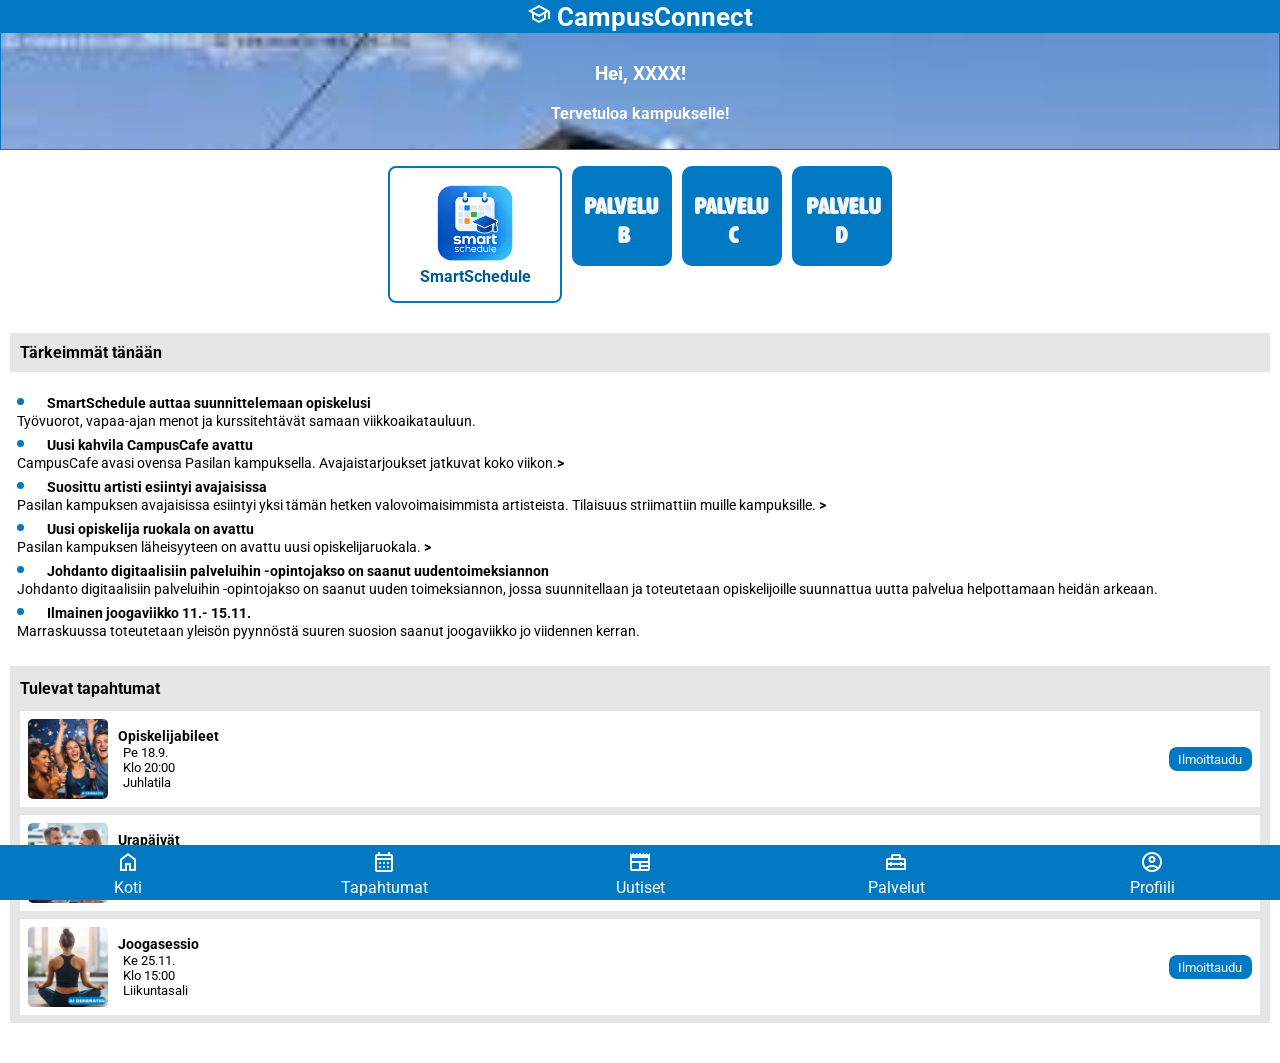
<file: index.html>
<!DOCTYPE html>
<html lang="fi">
<head>

<title>CampusConnect</title>

<meta charset="UTF-8">
<meta name="viewport" content="width=device-width, initial-scale=1.0">
<meta name="author" content="Elina">

<link rel="manifest" href="manifest.json">

<meta name="theme-color" content="#0079C2">

<link href="style.css"  rel="stylesheet" type="text/css">


<link
  rel="stylesheet"
  href="https://fonts.googleapis.com/css2?family=Material+Symbols+Outlined"
>



<link href="https://fonts.googleapis.com/css2?family=Roboto:wght@400;700&display=swap" rel="stylesheet">
</head>
<body>

<header>    
  <h1><span class="material-symbols-outlined">school</span> CampusConnect</h1>
  <!-- ylätunnisteessa taustakuva ja tervetuloteksti -->
  <div class="welcome">
    <p class="hello">Hei, XXXX!</p>
    <p>Tervetuloa kampukselle!</p>
  </div>
</header>

<main>
  
  <!-- Pikapalvelut -->
  <!-- Liitä näihin kuvakkeet ja linkit. -->
  <section id="quick-services">
    <a href="palvelut/smartschedule/index.html" class="service-btn smartschedule-link"><img src="kuvat/smartschedule-logo.png" alt="" width="1254" height="1254"><br>SmartSchedule</a>
    <a href="#" class="service-btn"><img src="palvelut/kuvat_palvelut/palvelu_B.png" alt="palveluB"></a>
    <a href="#" class="service-btn"><img src="palvelut/kuvat_palvelut/palvelu_C.png" alt="palveluC"></a>
    <a href="#" class="service-btn"><img src="palvelut/kuvat_palvelut/palvelu_D.png" alt="palvelu_D"></a>    
  </section>

  <!-- Dashboard: uutiset ja tapahtumat -->
  <section id="dashboard">
    <div id="news">
      <h2>Tärkeimmät tänään</h2>
      <ul>
        <li class="start"><a href="uutiset/smartschedule.html"><span>SmartSchedule auttaa suunnittelemaan opiskelusi</span><br>Työvuorot, vapaa-ajan menot ja kurssitehtävät samaan viikkoaikatauluun.</a></li>
        <!-- start-luokalla nostetaan uutiset etusivulle mobiilissa -->
        <li class="start"><a href="uutiset/uutinen_campuscafe.html"><span>Uusi kahvila CampusCafe avattu</span><br>CampusCafe avasi ovensa Pasilan kampuksella. Avajaistarjoukset jatkuvat koko viikon.<span>&gt;</span></a></li>
        <li class="start"><a><span>Suosittu artisti esiintyi avajaisissa</span><br>
        Pasilan kampuksen avajaisissa esiintyi yksi tämän hetken valovoimaisimmista artisteista. Tilaisuus striimattiin muille kampuksille. <span>&gt;</span></a></li>
        <li><a href=""><span>Uusi opiskelija ruokala on avattu</span> <br>
        Pasilan kampuksen läheisyyteen on avattu uusi opiskelijaruokala. <span>&gt;</span></a>
        </li>
        <li><span>Johdanto digitaalisiin palveluihin -opintojakso on saanut uudentoimeksiannon</span><br>Johdanto digitaalisiin palveluihin -opintojakso on saanut uuden toimeksiannon, jossa suunnitellaan ja toteutetaan opiskelijoille suunnattua uutta palvelua helpottamaan heidän arkeaan.</li>
        <li><span>Ilmainen joogaviikko 11.- 15.11. </span><br>Marraskuussa toteutetaan yleisön pyynnöstä suuren suosion saanut joogaviikko jo viidennen kerran.</li>
      </ul>
    </div>

    <div id="events">
      <h2>Tulevat tapahtumat</h2>

      <!-- tapahtumakortit: kuva, otsikko, luettelossa tiedot, linkki ilmoittautumislomakkeeseen -->
      <div class="events-item">
        <img src="kuvat/juhlat_AI.png" alt="AI:illa tuotettu kuva juhlista">
        <div>
        <h3>Opiskelijabileet</h3>
          <ul><li>Pe 18.9.</li>
              <li>Klo 20:00</li>
              <li>Juhlatila</li>
              </ul>
       </div>
       <!-- lomakkeet eivät ole vielä käytössä, joten niihin ei ole linkkejä -->
        <a class="btn-event">Ilmoittaudu</a>
      </div>

      <div class="events-item">
      <img src="kuvat/ura_AI.png" alt="AI:illa tuotettu kuva kahden ihmisen tapaamisesta">
        <div>
        <h3>Urapäivät</h3>
          <ul><li>Ti 13.10</li>
              <li>Klo 10:00</li>
              <li> Tapahtumatori</li>
              </ul>
       </div>        
        <a class="btn-event">Ilmoittaudu</a>
      </div>

      <div class="events-item">  
        <img src="kuvat/jooga_AI.png" alt="AI:illa tuotettu kuva joogaavasta naisesta">
        <div>
        <h3>Joogasessio</h3>
          <ul><li>Ke 25.11.</li>
              <li>Klo 15:00</li>
              <li>Liikuntasali</li>
              </ul>
       </div>        
        <a class="btn-event">Ilmoittaudu</a>
      </div>
    
  </div>
  </section>

</main>
<footer>
  <!-- linkit portaalin eri osiin -->
 
   	 <a href="index.html">   <span class="material-symbols-outlined">home</span><br> Koti</a>    
    <a href=""><span class="material-symbols-outlined">calendar_month</span> <br>
  Tapahtumat</a>   
  <a href="uutiset.html"> <span class="material-symbols-outlined">newspaper</span><br>
  Uutiset</a>   
   <a href="palvelut.html"><span class="material-symbols-outlined">home_repair_service</span> <br>    Palvelut</a>    
    <a href=""><span class="material-symbols-outlined">account_circle</span><br>  Profiili</a>
    
</footer>

</body>
</html>
</file>
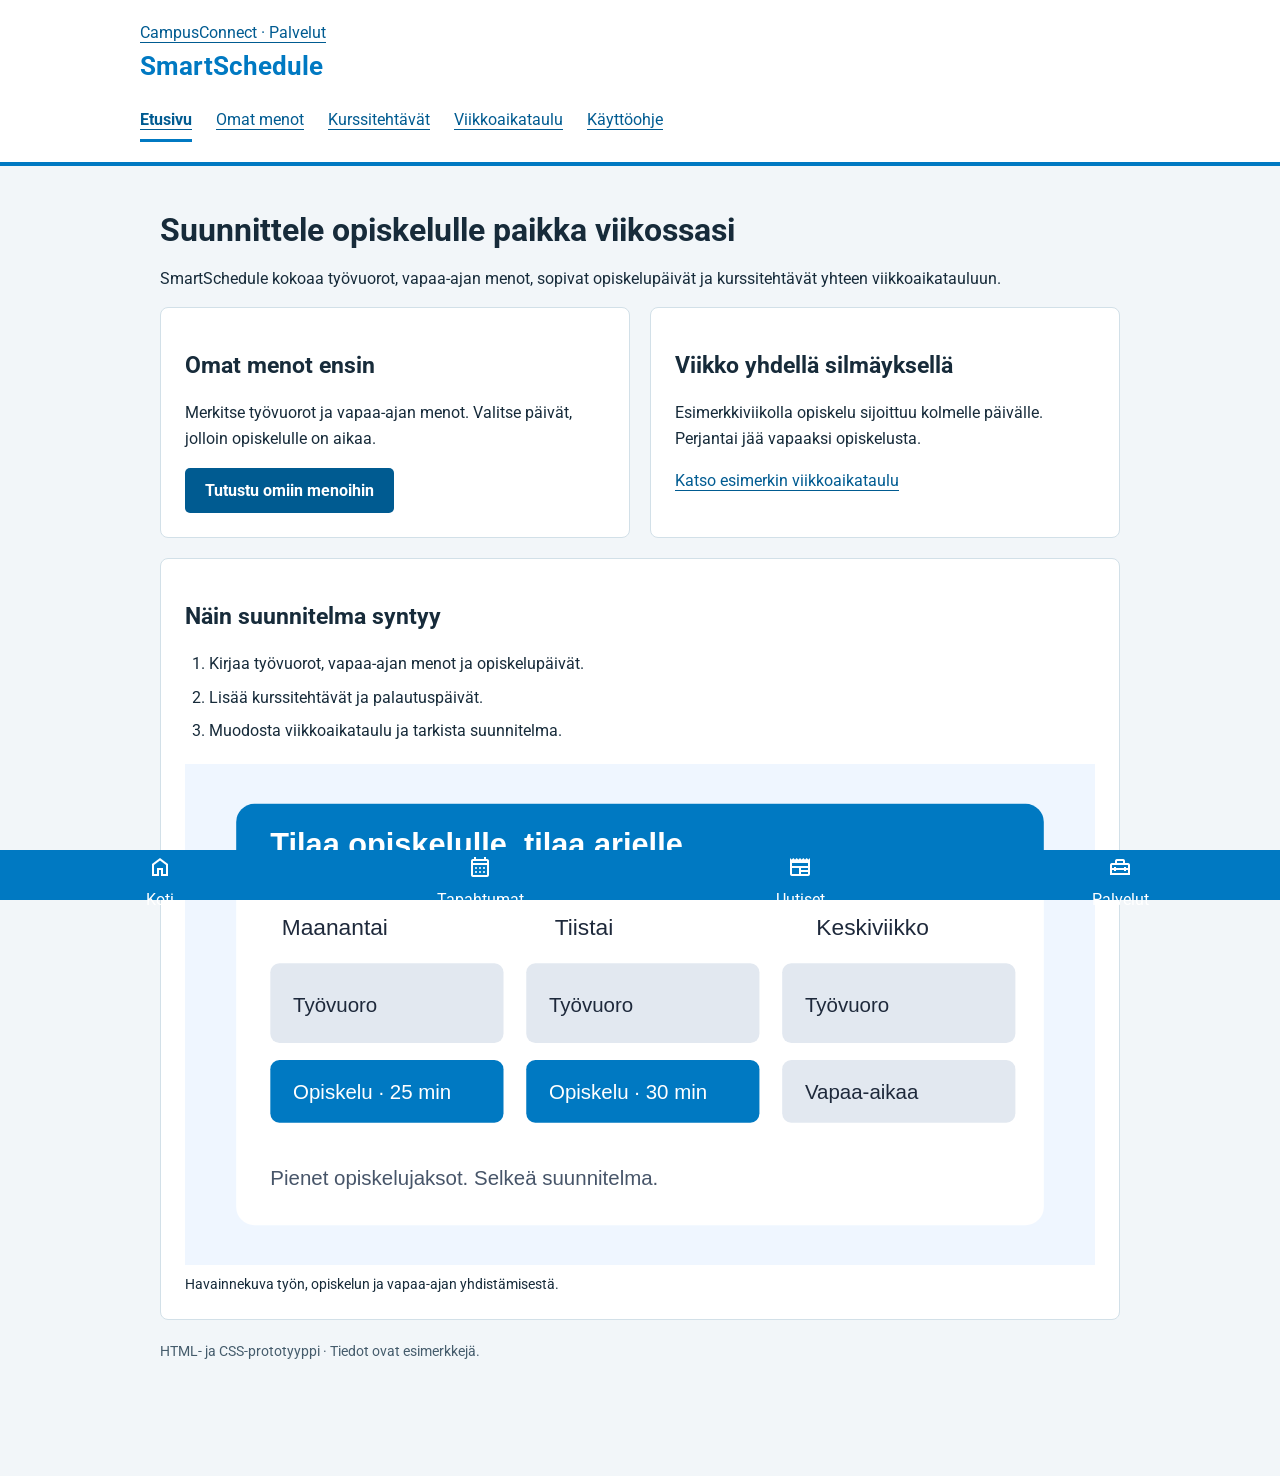
<file: palvelut/smartschedule/index.html>
<!DOCTYPE html>
<html lang="fi">
<head>
<meta charset="UTF-8">
<meta name="viewport" content="width=device-width, initial-scale=1.0">
<meta name="description" content="SmartSchedule: Etusivu. Työn, opiskelun ja vapaa-ajan viikkosuunnittelu.">
<title>Etusivu | SmartSchedule</title>
<link href="https://fonts.googleapis.com/css2?family=Roboto:wght@400;700&display=swap" rel="stylesheet">
<link rel="stylesheet" href="../../style.css">
<link rel="stylesheet" href="style.css">
<link rel="stylesheet" href="https://fonts.googleapis.com/css2?family=Material+Symbols+Outlined">
<link rel="icon" type="image/svg+xml" href="data:image/svg+xml,%3Csvg xmlns='http://www.w3.org/2000/svg' viewBox='0 0 32 32'%3E%3Crect width='32' height='32' rx='5' fill='%230079C2'/%3E%3Cpath d='M8 10h16v15H8z' fill='white'/%3E%3Cpath d='M11 7v6m10-6v6' stroke='white' stroke-width='3'/%3E%3C/svg%3E">
</head>
<body class="smartschedule">
<a class="skip" href="#sisalto">Siirry pääsisältöön</a>
<header><div><a class="campus-back" href="../../palvelut.html">CampusConnect · Palvelut</a><br><strong>SmartSchedule</strong></div><nav aria-label="Päävalikko"><a href="index.html" aria-current="page">Etusivu</a><a href="menot.html">Omat menot</a><a href="tehtavat.html">Kurssitehtävät</a><a href="viikko.html">Viikkoaikataulu</a><a href="ohje.html">Käyttöohje</a></nav></header>
<main id="sisalto"><h1>Suunnittele opiskelulle paikka viikossasi</h1>
<p>SmartSchedule kokoaa työvuorot, vapaa-ajan menot, sopivat opiskelupäivät ja kurssitehtävät yhteen viikkoaikatauluun.</p>
<div class="grid"><section><h2>Omat menot ensin</h2><p>Merkitse työvuorot ja vapaa-ajan menot. Valitse päivät, jolloin opiskelulle on aikaa.</p><a class="button" href="menot.html">Tutustu omiin menoihin</a></section>
<section><h2>Viikko yhdellä silmäyksellä</h2><p>Esimerkkiviikolla opiskelu sijoittuu kolmelle päivälle. Perjantai jää vapaaksi opiskelusta.</p><a href="viikko.html">Katso esimerkin viikkoaikataulu</a></section></div>
<section><h2>Näin suunnitelma syntyy</h2><ol><li>Kirjaa työvuorot, vapaa-ajan menot ja opiskelupäivät.</li><li>Lisää kurssitehtävät ja palautuspäivät.</li><li>Muodosta viikkoaikataulu ja tarkista suunnitelma.</li></ol>
<figure><img src="kalenteri.svg" width="800" height="440" alt="Kolmen päivän kalenteriesimerkki: työvuorojen rinnalle on varattu opiskelua ja vapaa-aikaa."><figcaption>Havainnekuva työn, opiskelun ja vapaa-ajan yhdistämisestä.</figcaption></figure></section><p class="note">HTML- ja CSS-prototyyppi · Tiedot ovat esimerkkejä.</p></main>
<footer><a href="../../index.html"><span class="material-symbols-outlined" aria-hidden="true">home</span><br>Koti</a><a href="../../index.html#events"><span class="material-symbols-outlined" aria-hidden="true">calendar_month</span><br>Tapahtumat</a><a href="../../uutiset.html"><span class="material-symbols-outlined" aria-hidden="true">newspaper</span><br>Uutiset</a><a href="../../palvelut.html"><span class="material-symbols-outlined" aria-hidden="true">home_repair_service</span><br>Palvelut</a></footer>
</body>
</html>
</file>
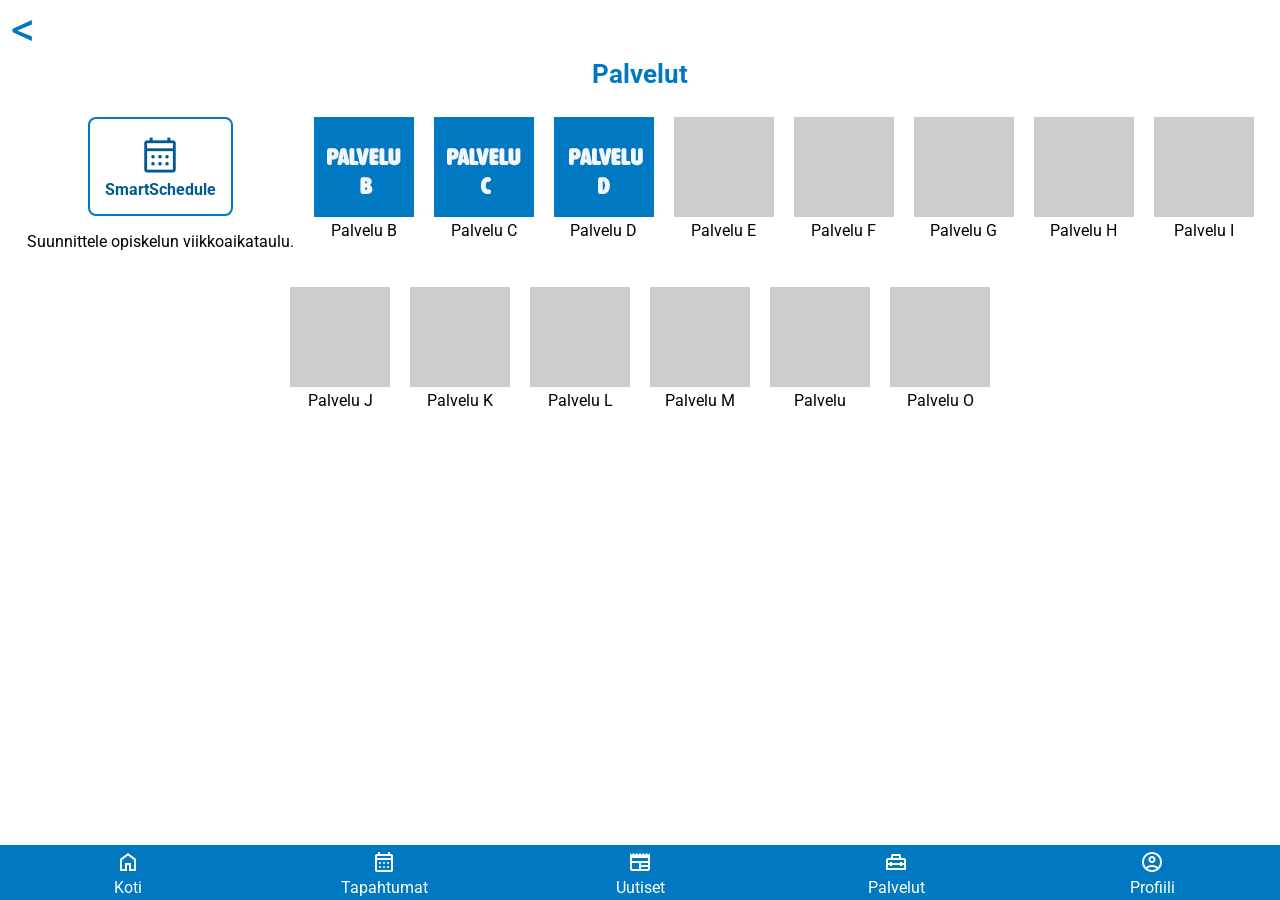
<file: palvelut.html>
<!DOCTYPE html>
<html lang="fi">

<head>

  <title>CampusConnect | Palvelut</title>

  <meta name="color-scheme" content="only light">

  <meta charset="UTF-8">
  <meta name="viewport" content="width=device-width, initial-scale=1.0">
  <meta name="author" content="Elina">

  <meta name="theme-color" content="#0079C2">
  
  <link href="style.css" rel="stylesheet" type="text/css">

 <link
  rel="stylesheet"
  href="https://fonts.googleapis.com/css2?family=Material+Symbols+Outlined"
>

  <style>
  /* palvelukuvakkeet ja nimet  rivittyvät näytön leveyden mukaan */ 

main {display: flex; flex-wrap: wrap; text-align: center; padding-bottom: 50px; justify-content: center}

main div {margin:10px}
  </style>


<link href="https://fonts.googleapis.com/css2?family=Roboto:wght@400;700&display=swap" rel="stylesheet">
</head>

<body>


  <header class="sub_header">
    <a href="index.html">&lt;</a>
    <h1>Palvelut</h1>

  </header>


  <main>
<div><a class="smartschedule-link" href="palvelut/smartschedule/index.html"><span class="material-symbols-outlined" aria-hidden="true">calendar_month</span><br>SmartSchedule</a><p>Suunnittele opiskelun viikkoaikataulu.</p></div>

<div> <img src="palvelut/kuvat_palvelut/palvelu_B.png" alt=""> <br>
Palvelu B</div>

<div> <img src="palvelut/kuvat_palvelut/palvelu_C.png" alt=""> <br>
Palvelu C</div>
<div> <img src="palvelut/kuvat_palvelut/palvelu_D.png" alt=""> <br>
Palvelu D</div>
<div> <img src="palvelut/kuvat_palvelut/palvelu.png" alt=""> <br>
Palvelu E</div>
<div> <img src="palvelut/kuvat_palvelut/palvelu.png" alt=""> <br>
Palvelu F</div>
<div> <img src="palvelut/kuvat_palvelut//palvelu.png" alt=""> <br>
Palvelu G</div>
<div> <img src="palvelut/kuvat_palvelut//palvelu.png" alt=""> <br>
Palvelu H</div>
<div> <img src="palvelut/kuvat_palvelut/palvelu.png" alt=""> <br>
Palvelu I</div>
<div> <img src="palvelut/kuvat_palvelut/palvelu.png" alt=""> <br>
Palvelu J</div>
<div> <img src="palvelut/kuvat_palvelut/palvelu.png" alt=""> <br>
Palvelu K</div>
<div> <img src="palvelut/kuvat_palvelut//palvelu.png" alt=""> <br>
Palvelu L</div>
<div> <img src="palvelut/kuvat_palvelut/palvelu.png" alt=""> <br>
Palvelu M</div>
<div> <img src="palvelut/kuvat_palvelut/palvelu.png" alt=""> <br>
Palvelu <Noscript></Noscript></div>
<div> <img src="palvelut/kuvat_palvelut/palvelu.png" alt=""> <br>
Palvelu O</div>

  </main>
  <footer>
  <!-- linkit portaalin eri osiin -->
 
   	 <a href="index.html">   <span class="material-symbols-outlined">home</span><br> Koti</a>    
    <a href=""><span class="material-symbols-outlined">calendar_month</span> <br>
  Tapahtumat</a>   
  <a href="uutiset.html"> <span class="material-symbols-outlined">newspaper</span><br>
  Uutiset</a>   
   <a href="palvelut.html"><span class="material-symbols-outlined">home_repair_service</span> <br>    Palvelut</a>    
    <a href=""><span class="material-symbols-outlined">account_circle</span><br>  Profiili</a>
    
</footer>

</body>

</html>
</file>
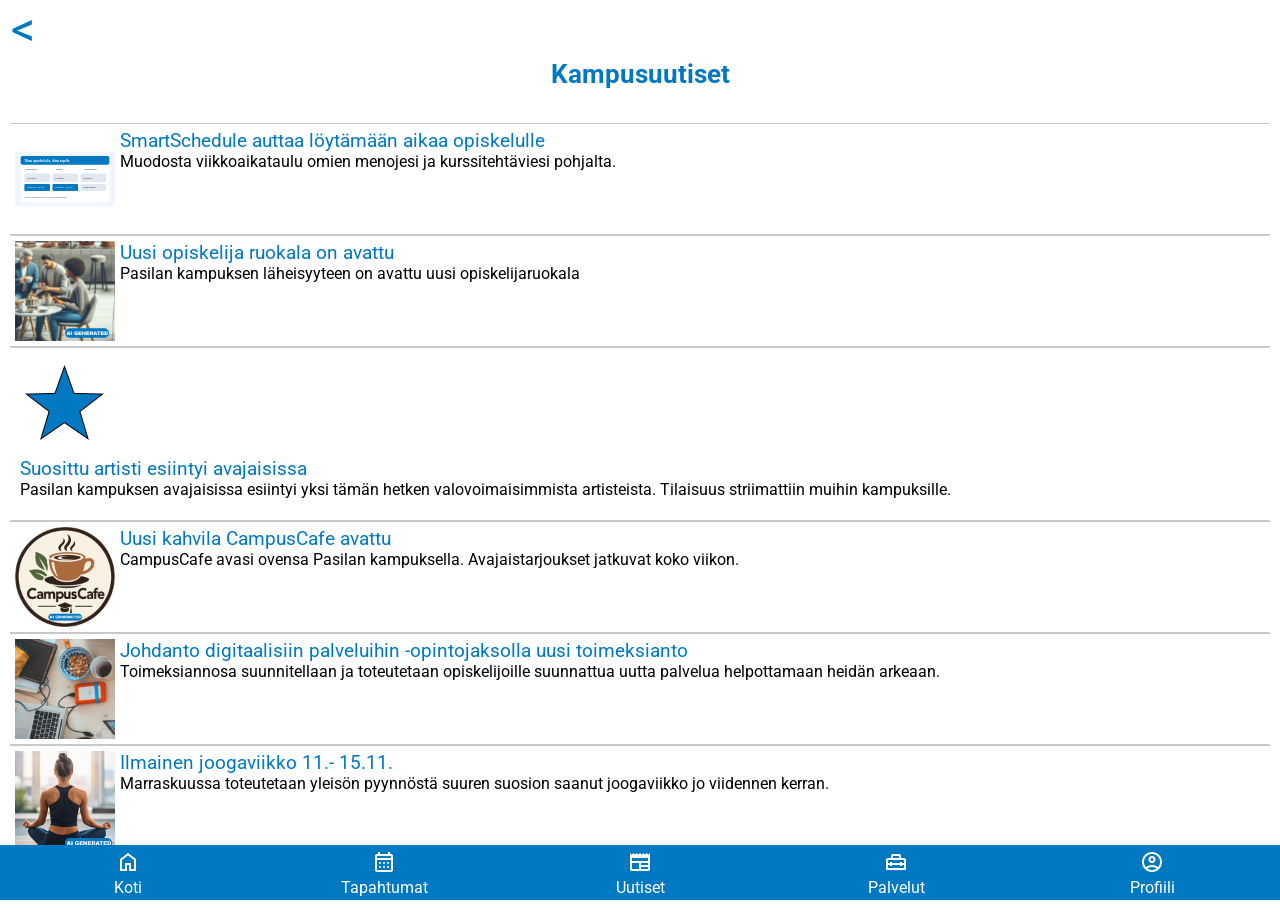
<file: uutiset.html>
<!DOCTYPE html>
<html lang="fi">

<head>

  <title>CampusConnect | Uutiset</title>

  <meta name="color-scheme" content="only light">

  <meta charset="UTF-8">
  <meta name="viewport" content="width=device-width, initial-scale=1.0">
  <meta name="author" content="Elina">

  <meta name="theme-color" content="#0079C2">
  
  <link href="style.css" rel="stylesheet" type="text/css">

<link
  rel="stylesheet"
  href="https://fonts.googleapis.com/css2?family=Material+Symbols+Outlined"
>

  <link rel="preconnect" href="https://fonts.googleapis.com">
  <link rel="preconnect" href="https://fonts.gstatic.com" crossorigin>
  <link href="https://fonts.googleapis.com/css2?family=Roboto:ital,wght@0,100..900;1,100..900&display=swap"
    rel="stylesheet">



  <style>  
  
 li {border-bottom: solid 1px rgb(200, 200, 200);
  border-top: solid 1px rgb(200,200,200);
  display: block; align-items: center; gap:10px; padding:5px}
 img {width: 100px; height: 100px;}
 p {margin-top:0px; padding-left: 5px;}
p span {font-size: 1.2em; color:rgb(0,121,194)}
ul {padding-left: 0px;}
 li a { display: flex; text-decoration: none;color:black}

  </style>

</head>

<body>

  <header class="sub_header">
    <a href="index.html">&lt;</a>
    <h1>Kampusuutiset</h1>

  </header>

  <main id="news_page">
        <ul>
        <li><a href="uutiset/smartschedule.html"><img src="palvelut/smartschedule/kalenteri.svg" alt="SmartSchedulen viikkokalenterin havainnekuva" width="100" height="100"><p><span>SmartSchedule auttaa löytämään aikaa opiskelulle</span><br>Muodosta viikkoaikataulu omien menojesi ja kurssitehtäviesi pohjalta.</p></a></li>
        <li><a><img src="uutiset/kuvat_uutiset/ruokala_AI.png" alt="AI:lla tuotettu kuva ruokalasta"><p><span>Uusi opiskelija ruokala on avattu</span><br>Pasilan kampuksen läheisyyteen on avattu uusi opiskelijaruokala</p></a></li>


        <li><img src="uutiset/kuvat_uutiset/tahti.png" alt="Tähti"><p> <span>Suosittu artisti esiintyi avajaisissa</span>
          <br>Pasilan kampuksen avajaisissa esiintyi yksi tämän hetken valovoimaisimmista artisteista. Tilaisuus striimattiin muihin kampuksille.</p>
        </li>

        <li><a href="uutiset/uutinen_campuscafe.html"><img src="uutiset/kuvat_uutiset/CampusCafe_AI.png" alt="AI:illa tuotettu logo"><p><span>Uusi kahvila CampusCafe avattu</span><br>CampusCafe avasi ovensa Pasilan kampuksella. Avajaistarjoukset jatkuvat koko viikon.</p></a></li>

        <li><a><img src="uutiset/kuvat_uutiset/ODS.png" alt=""><p><span>Johdanto digitaalisiin palveluihin -opintojaksolla uusi toimeksianto</span><br>Toimeksiannosa suunnitellaan ja toteutetaan opiskelijoille suunnattua uutta palvelua helpottamaan heidän arkeaan.</p></a></li>
        <li><a><img src="uutiset/kuvat_uutiset/jooga_AI.png" alt="AI:iila tuotettu kuva joogaavasta naisesta"><p><span>Ilmainen joogaviikko 11.- 15.11.</span><br>
        Marraskuussa toteutetaan yleisön pyynnöstä suuren suosion saanut joogaviikko jo viidennen kerran.</p></a></li>
      </ul>

  </main>
 <footer>
  <!-- linkit portaalin eri osiin -->
 
   	 <a href="index.html">   <span class="material-symbols-outlined">home</span><br> Koti</a>    
    <a href=""><span class="material-symbols-outlined">calendar_month</span> <br>
  Tapahtumat</a>   
  <a href="uutiset.html"> <span class="material-symbols-outlined">newspaper</span><br>
  Uutiset</a>   
   <a href="palvelut.html"><span class="material-symbols-outlined">home_repair_service</span> <br>    Palvelut</a>    
    <a href=""><span class="material-symbols-outlined">account_circle</span><br>  Profiili</a>
    
</footer>
</body>

</html>
</file>
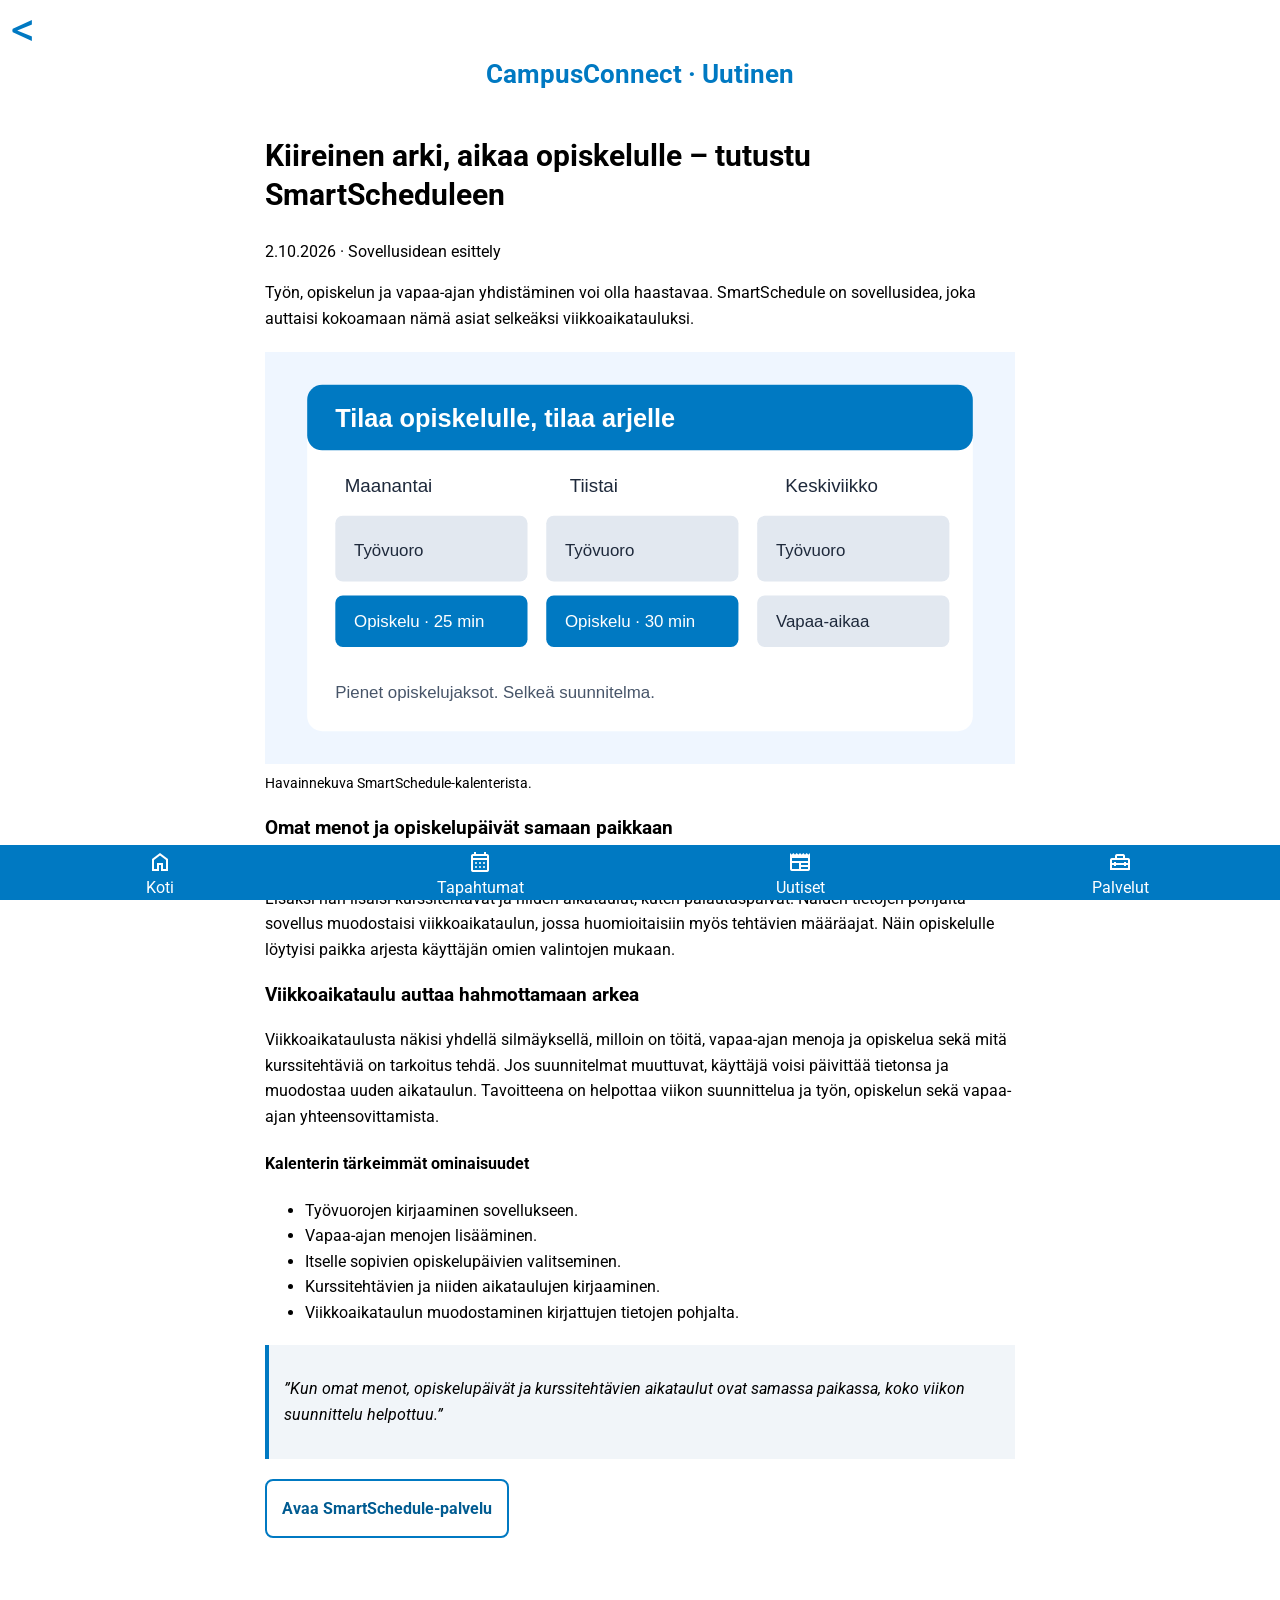
<file: uutiset/smartschedule.html>
<!DOCTYPE html>
<html lang="fi">
<head>
  <meta charset="UTF-8">
  <meta name="viewport" content="width=device-width, initial-scale=1.0">
  <meta name="description" content="SmartSchedule muodostaa viikkoaikataulun työvuorojen, vapaa-ajan menojen, opiskelupäivien sekä kurssitehtävien ja niiden aikataulujen pohjalta.">
  <title>SmartSchedule – opiskelulle aikaa</title>
  <link href="https://fonts.googleapis.com/css2?family=Roboto:wght@400;700&display=swap" rel="stylesheet">
  <link rel="stylesheet" href="../style.css">
<link rel="stylesheet" href="https://fonts.googleapis.com/css2?family=Material+Symbols+Outlined">
</head>
<body class="smartschedule-news">
  <header class="sub_header"><a href="../uutiset.html" aria-label="Takaisin Kampusuutisiin">&lt;</a><h1>CampusConnect · Uutinen</h1></header>

  <main>
    <article>
      <h2 class="news-title">Kiireinen arki, aikaa opiskelulle – tutustu SmartScheduleen</h3>
      <p>2.10.2026 · Sovellusidean esittely</p>
      <p>Työn, opiskelun ja vapaa-ajan yhdistäminen voi olla haastavaa. SmartSchedule on sovellusidea, joka auttaisi kokoamaan nämä asiat selkeäksi viikkoaikatauluksi.</p>

      <figure>
        <img src="../palvelut/smartschedule/kalenteri.svg" width="800" height="440" alt="Viikkokalenteri, jossa on työvuoroja, lyhyitä opiskelujaksoja ja vapaa-aikaa.">
        <figcaption>Havainnekuva SmartSchedule-kalenterista.</figcaption>
      </figure>

      <h3>Omat menot ja opiskelupäivät samaan paikkaan</h3>
      <p>Käyttäjä kirjaisi sovellukseen työvuoronsa, vapaa-ajan menonsa ja päivät, jotka sopivat opiskeluun. Lisäksi hän lisäisi kurssitehtävät ja niiden aikataulut, kuten palautuspäivät. Näiden tietojen pohjalta sovellus muodostaisi viikkoaikataulun, jossa huomioitaisiin myös tehtävien määräajat. Näin opiskelulle löytyisi paikka arjesta käyttäjän omien valintojen mukaan.</p>

      <h3>Viikkoaikataulu auttaa hahmottamaan arkea</h3>
      <p>Viikkoaikataulusta näkisi yhdellä silmäyksellä, milloin on töitä, vapaa-ajan menoja ja opiskelua sekä mitä kurssitehtäviä on tarkoitus tehdä. Jos suunnitelmat muuttuvat, käyttäjä voisi päivittää tietonsa ja muodostaa uuden aikataulun. Tavoitteena on helpottaa viikon suunnittelua ja työn, opiskelun sekä vapaa-ajan yhteensovittamista.</p>

      <h4>Kalenterin tärkeimmät ominaisuudet</h4>
      <ul>
        <li>Työvuorojen kirjaaminen sovellukseen.</li>
        <li>Vapaa-ajan menojen lisääminen.</li>
        <li>Itselle sopivien opiskelupäivien valitseminen.</li>
        <li>Kurssitehtävien ja niiden aikataulujen kirjaaminen.</li>
        <li>Viikkoaikataulun muodostaminen kirjattujen tietojen pohjalta.</li>
      </ul>

      <blockquote>
        
        <cite><p>”Kun omat menot, opiskelupäivät ja kurssitehtävien aikataulut ovat samassa paikassa, koko viikon suunnittelu helpottuu.”</p></cite>
      </blockquote>
      <p><a class="smartschedule-link" href="../palvelut/smartschedule/index.html">Avaa SmartSchedule-palvelu</a></p>
    </article>
  </main>

  <footer><a href="../index.html"><span class="material-symbols-outlined" aria-hidden="true">home</span><br>Koti</a><a href="../index.html#events"><span class="material-symbols-outlined" aria-hidden="true">calendar_month</span><br>Tapahtumat</a><a href="../uutiset.html"><span class="material-symbols-outlined" aria-hidden="true">newspaper</span><br>Uutiset</a><a href="../palvelut.html"><span class="material-symbols-outlined" aria-hidden="true">home_repair_service</span><br>Palvelut</a></footer>
</body>
</html>
</file>
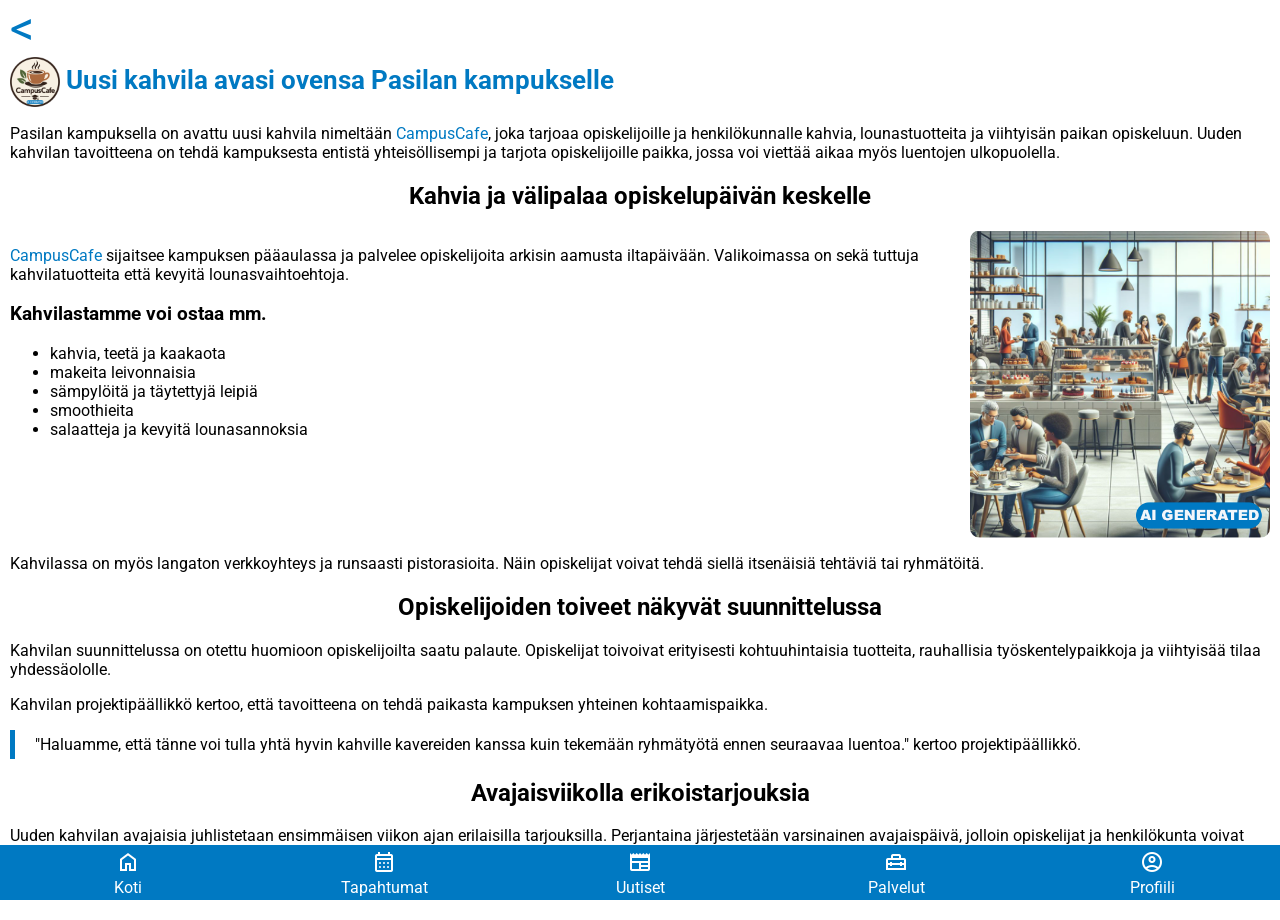
<file: uutiset/uutinen_campuscafe.html>
<!DOCTYPE html>
<html lang="fi">

<head>
  <title>Uusi kahvila avattu kampukselle</title>

  <meta charset="UTF-8">
  <meta name="viewport" content="width=device-width, initial-scale=1.0">

  <meta name="theme-color" content="#0079C2">

<link
  rel="stylesheet"
  href="https://fonts.googleapis.com/css2?family=Material+Symbols+Outlined"
>

   <link rel="preconnect" href="https://fonts.googleapis.com">
<link rel="preconnect" href="https://fonts.gstatic.com" crossorigin>
<link href="https://fonts.googleapis.com/css2?family=Roboto:ital,wght@0,100..900;1,100..900&display=swap" rel="stylesheet">


  <link href="style_uutiset.css" rel="stylesheet" type="text/css">
</head>


<body>
  <header>
    <!-- ylätunniste ja linkki uutisiin -->
       <a href="../uutiset.html">&lt;</a>
    
  </header>
  <main>
  <h1><img src="kuvat_uutiset/CampusCafe_AI.png" alt=""> Uusi kahvila avasi ovensa Pasilan kampukselle </h1>

  <p>Pasilan kampuksella on avattu uusi kahvila nimeltään <span class="coloraccent ">CampusCafe</span>, joka tarjoaa    opiskelijoille ja henkilökunnalle kahvia, lounastuotteita ja viihtyisän paikan opiskeluun. Uuden kahvilan tavoitteena on tehdä kampuksesta entistä     yhteisöllisempi ja tarjota opiskelijoille paikka, jossa voi viettää aikaa myös luentojen ulkopuolella.</p>

 
  
  <h2>Kahvia ja välipalaa opiskelupäivän keskelle</h2>

  <div class="flex-container">
    
   <div>
  <p><span class="coloraccent">CampusCafe</span> sijaitsee kampuksen pääaulassa ja palvelee opiskelijoita arkisin aamusta iltapäivään. Valikoimassa on sekä tuttuja kahvilatuotteita että kevyitä lounasvaihtoehtoja.</p>  

   <h3>Kahvilastamme voi ostaa mm. </h3>

  <ul>
    <li>kahvia, teetä ja kaakaota </li>
    <li>makeita leivonnaisia</li>
    <li>sämpylöitä ja täytettyjä leipiä </li>
    <li>smoothieita</li>
    <li>salaatteja ja kevyitä lounasannoksia
  </ul>
  </div>
  <img src="kuvat_uutiset/kahvila_AI.png" alt="CampusCafeen tunnelmaa" class="cafe ">
  </div>
  

  <p>Kahvilassa on myös langaton verkkoyhteys ja runsaasti pistorasioita. Näin opiskelijat voivat tehdä siellä itsenäisiä tehtäviä tai ryhmätöitä.</p>

<h2>Opiskelijoiden toiveet näkyvät suunnittelussa</h2>
<p>Kahvilan suunnittelussa on otettu huomioon opiskelijoilta saatu palaute. Opiskelijat toivoivat erityisesti kohtuuhintaisia tuotteita, rauhallisia työskentelypaikkoja ja viihtyisää tilaa yhdessäololle.</p>
 <p>Kahvilan projektipäällikkö kertoo, että tavoitteena on tehdä paikasta kampuksen yhteinen kohtaamispaikka.</p>
<p class="quote">"Haluamme, että tänne voi tulla yhtä hyvin kahville kavereiden kanssa kuin tekemään ryhmätyötä ennen seuraavaa
luentoa." kertoo projektipäällikkö.</p>
<h2>Avajaisviikolla erikoistarjouksia</h2>
<p>Uuden kahvilan avajaisia juhlistetaan ensimmäisen viikon ajan erilaisilla tarjouksilla. Perjantaina järjestetään varsinainen avajaispäivä, jolloin opiskelijat ja henkilökunta voivat tutustua kahvilaan ja antaa palautetta sen toiminnasta.</p>
</main>
<footer>
<!-- alatunniste ja CC:n linkit -->

 
   	 <a href="../index.html">   <span class="material-symbols-outlined">home</span><br> Koti</a>    
    <a href=""><span class="material-symbols-outlined">calendar_month</span> <br>
  Tapahtumat</a>   
  <a href="../uutiset.html"> <span class="material-symbols-outlined">newspaper</span><br>
  Uutiset</a>   
   <a href="../palvelut.html"><span class="material-symbols-outlined">home_repair_service</span> <br>    Palvelut</a>    
    <a href=""><span class="material-symbols-outlined">account_circle</span><br>  Profiili</a>
    
</footer>

</body>

</html>
</file>
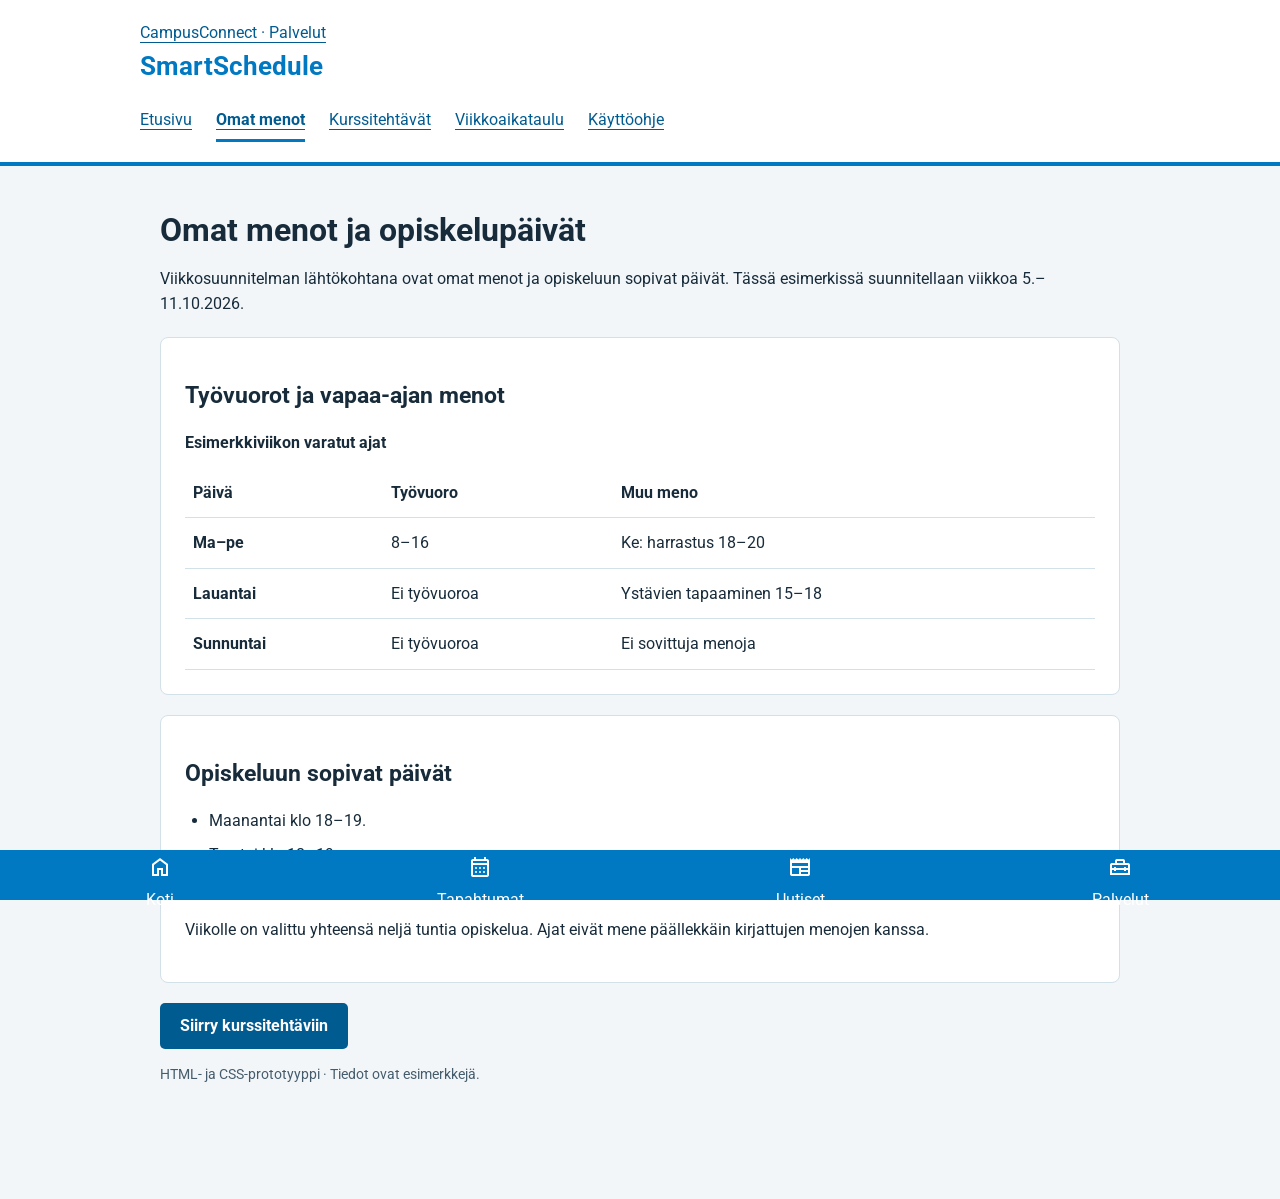
<file: palvelut/smartschedule/menot.html>
<!DOCTYPE html>
<html lang="fi">
<head>
<meta charset="UTF-8">
<meta name="viewport" content="width=device-width, initial-scale=1.0">
<meta name="description" content="SmartSchedule: Omat menot. Työn, opiskelun ja vapaa-ajan viikkosuunnittelu.">
<title>Omat menot | SmartSchedule</title>
<link href="https://fonts.googleapis.com/css2?family=Roboto:wght@400;700&display=swap" rel="stylesheet">
<link rel="stylesheet" href="../../style.css">
<link rel="stylesheet" href="style.css">
<link rel="stylesheet" href="https://fonts.googleapis.com/css2?family=Material+Symbols+Outlined">
<link rel="icon" type="image/svg+xml" href="data:image/svg+xml,%3Csvg xmlns='http://www.w3.org/2000/svg' viewBox='0 0 32 32'%3E%3Crect width='32' height='32' rx='5' fill='%230079C2'/%3E%3Cpath d='M8 10h16v15H8z' fill='white'/%3E%3Cpath d='M11 7v6m10-6v6' stroke='white' stroke-width='3'/%3E%3C/svg%3E">
</head>
<body class="smartschedule">
<a class="skip" href="#sisalto">Siirry pääsisältöön</a>
<header><div><a class="campus-back" href="../../palvelut.html">CampusConnect · Palvelut</a><br><strong>SmartSchedule</strong></div><nav aria-label="Päävalikko"><a href="index.html">Etusivu</a><a href="menot.html" aria-current="page">Omat menot</a><a href="tehtavat.html">Kurssitehtävät</a><a href="viikko.html">Viikkoaikataulu</a><a href="ohje.html">Käyttöohje</a></nav></header>
<main id="sisalto"><h1>Omat menot ja opiskelupäivät</h1><p>Viikkosuunnitelman lähtökohtana ovat omat menot ja opiskeluun sopivat päivät. Tässä esimerkissä suunnitellaan viikkoa 5.–11.10.2026.</p>
<section><h2>Työvuorot ja vapaa-ajan menot</h2><table><caption>Esimerkkiviikon varatut ajat</caption><thead><tr><th scope="col">Päivä</th><th scope="col">Työvuoro</th><th scope="col">Muu meno</th></tr></thead><tbody><tr><th scope="row">Ma–pe</th><td>8–16</td><td>Ke: harrastus 18–20</td></tr><tr><th scope="row">Lauantai</th><td>Ei työvuoroa</td><td>Ystävien tapaaminen 15–18</td></tr><tr><th scope="row">Sunnuntai</th><td>Ei työvuoroa</td><td>Ei sovittuja menoja</td></tr></tbody></table></section>
<section><h2>Opiskeluun sopivat päivät</h2><ul><li>Maanantai klo 18–19.</li><li>Torstai klo 18–19.</li><li>Sunnuntai klo 10–12.</li></ul><p>Viikolle on valittu yhteensä neljä tuntia opiskelua. Ajat eivät mene päällekkäin kirjattujen menojen kanssa.</p></section><a class="button" href="tehtavat.html">Siirry kurssitehtäviin</a><p class="note">HTML- ja CSS-prototyyppi · Tiedot ovat esimerkkejä.</p></main>
<footer><a href="../../index.html"><span class="material-symbols-outlined" aria-hidden="true">home</span><br>Koti</a><a href="../../index.html#events"><span class="material-symbols-outlined" aria-hidden="true">calendar_month</span><br>Tapahtumat</a><a href="../../uutiset.html"><span class="material-symbols-outlined" aria-hidden="true">newspaper</span><br>Uutiset</a><a href="../../palvelut.html"><span class="material-symbols-outlined" aria-hidden="true">home_repair_service</span><br>Palvelut</a></footer>
</body>
</html>
</file>
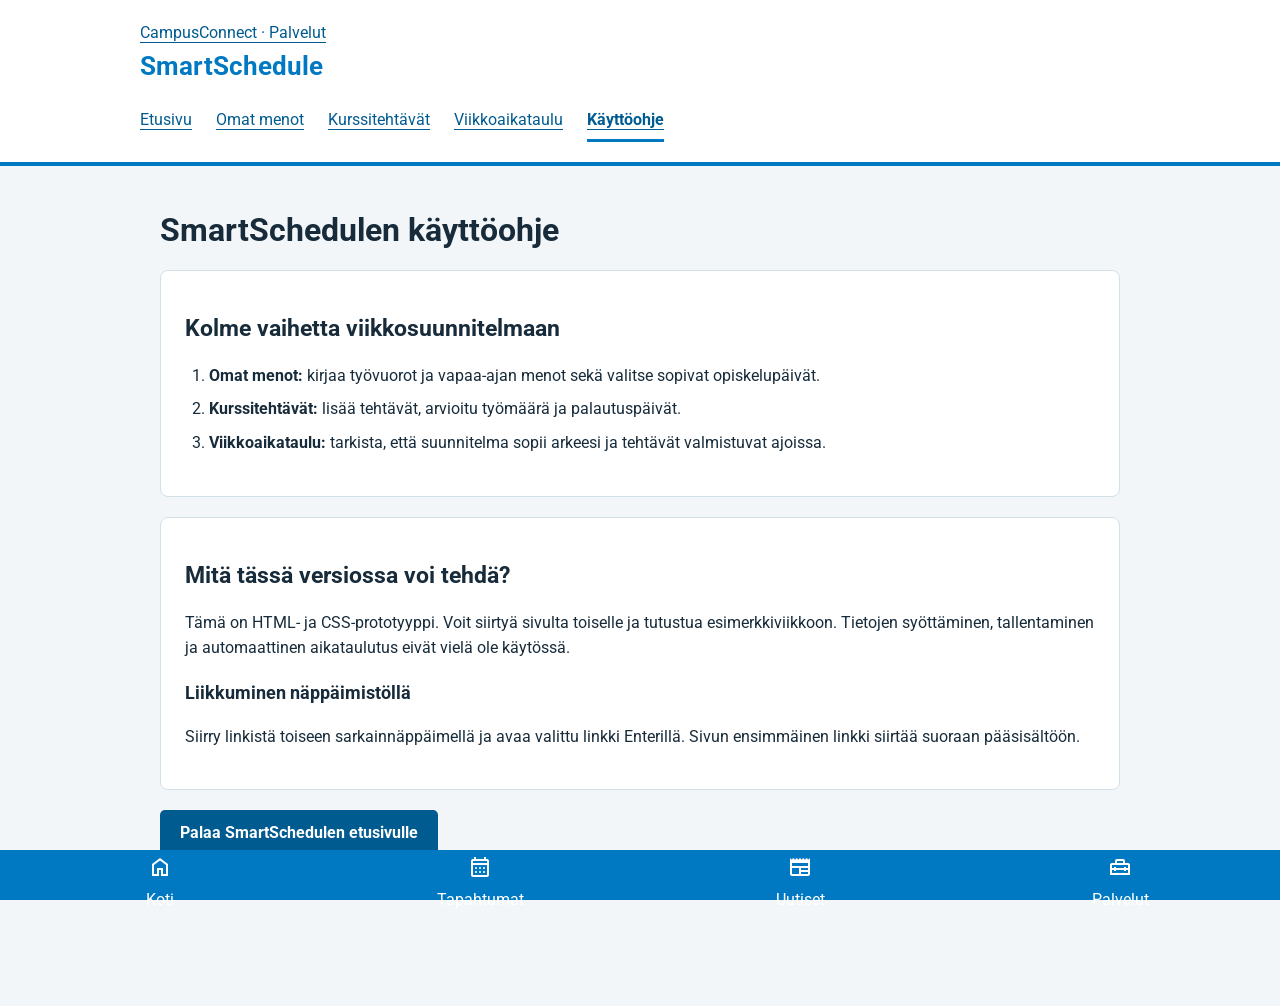
<file: palvelut/smartschedule/ohje.html>
<!DOCTYPE html>
<html lang="fi">
<head>
<meta charset="UTF-8">
<meta name="viewport" content="width=device-width, initial-scale=1.0">
<meta name="description" content="SmartSchedule: Käyttöohje. Työn, opiskelun ja vapaa-ajan viikkosuunnittelu.">
<title>Käyttöohje | SmartSchedule</title>
<link href="https://fonts.googleapis.com/css2?family=Roboto:wght@400;700&display=swap" rel="stylesheet">
<link rel="stylesheet" href="../../style.css">
<link rel="stylesheet" href="style.css">
<link rel="stylesheet" href="https://fonts.googleapis.com/css2?family=Material+Symbols+Outlined">
<link rel="icon" type="image/svg+xml" href="data:image/svg+xml,%3Csvg xmlns='http://www.w3.org/2000/svg' viewBox='0 0 32 32'%3E%3Crect width='32' height='32' rx='5' fill='%230079C2'/%3E%3Cpath d='M8 10h16v15H8z' fill='white'/%3E%3Cpath d='M11 7v6m10-6v6' stroke='white' stroke-width='3'/%3E%3C/svg%3E">
</head>
<body class="smartschedule">
<a class="skip" href="#sisalto">Siirry pääsisältöön</a>
<header><div><a class="campus-back" href="../../palvelut.html">CampusConnect · Palvelut</a><br><strong>SmartSchedule</strong></div><nav aria-label="Päävalikko"><a href="index.html">Etusivu</a><a href="menot.html">Omat menot</a><a href="tehtavat.html">Kurssitehtävät</a><a href="viikko.html">Viikkoaikataulu</a><a href="ohje.html" aria-current="page">Käyttöohje</a></nav></header>
<main id="sisalto"><h1>SmartSchedulen käyttöohje</h1><section><h2>Kolme vaihetta viikkosuunnitelmaan</h2><ol><li><strong>Omat menot:</strong> kirjaa työvuorot ja vapaa-ajan menot sekä valitse sopivat opiskelupäivät.</li><li><strong>Kurssitehtävät:</strong> lisää tehtävät, arvioitu työmäärä ja palautuspäivät.</li><li><strong>Viikkoaikataulu:</strong> tarkista, että suunnitelma sopii arkeesi ja tehtävät valmistuvat ajoissa.</li></ol></section><section><h2>Mitä tässä versiossa voi tehdä?</h2><p>Tämä on HTML- ja CSS-prototyyppi. Voit siirtyä sivulta toiselle ja tutustua esimerkkiviikkoon. Tietojen syöttäminen, tallentaminen ja automaattinen aikataulutus eivät vielä ole käytössä.</p><h3>Liikkuminen näppäimistöllä</h3><p>Siirry linkistä toiseen sarkainnäppäimellä ja avaa valittu linkki Enterillä. Sivun ensimmäinen linkki siirtää suoraan pääsisältöön.</p></section><a class="button" href="index.html">Palaa SmartSchedulen etusivulle</a><p class="note">HTML- ja CSS-prototyyppi · Tiedot ovat esimerkkejä.</p></main>
<footer><a href="../../index.html"><span class="material-symbols-outlined" aria-hidden="true">home</span><br>Koti</a><a href="../../index.html#events"><span class="material-symbols-outlined" aria-hidden="true">calendar_month</span><br>Tapahtumat</a><a href="../../uutiset.html"><span class="material-symbols-outlined" aria-hidden="true">newspaper</span><br>Uutiset</a><a href="../../palvelut.html"><span class="material-symbols-outlined" aria-hidden="true">home_repair_service</span><br>Palvelut</a></footer>
</body>
</html>
</file>
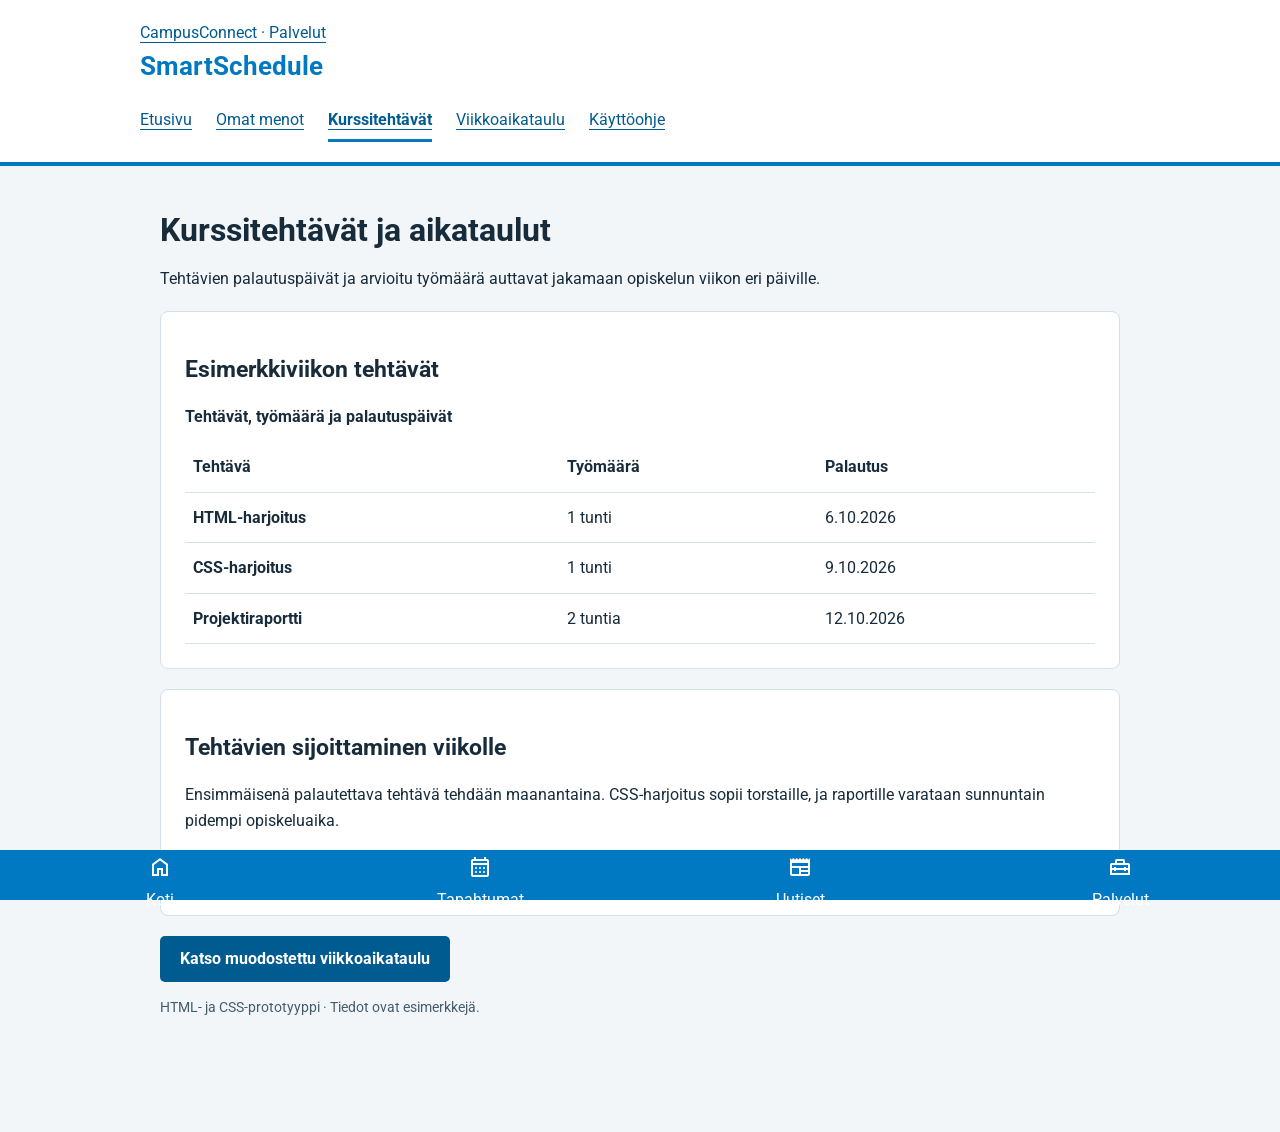
<file: palvelut/smartschedule/tehtavat.html>
<!DOCTYPE html>
<html lang="fi">
<head>
<meta charset="UTF-8">
<meta name="viewport" content="width=device-width, initial-scale=1.0">
<meta name="description" content="SmartSchedule: Kurssitehtävät. Työn, opiskelun ja vapaa-ajan viikkosuunnittelu.">
<title>Kurssitehtävät | SmartSchedule</title>
<link href="https://fonts.googleapis.com/css2?family=Roboto:wght@400;700&display=swap" rel="stylesheet">
<link rel="stylesheet" href="../../style.css">
<link rel="stylesheet" href="style.css">
<link rel="stylesheet" href="https://fonts.googleapis.com/css2?family=Material+Symbols+Outlined">
<link rel="icon" type="image/svg+xml" href="data:image/svg+xml,%3Csvg xmlns='http://www.w3.org/2000/svg' viewBox='0 0 32 32'%3E%3Crect width='32' height='32' rx='5' fill='%230079C2'/%3E%3Cpath d='M8 10h16v15H8z' fill='white'/%3E%3Cpath d='M11 7v6m10-6v6' stroke='white' stroke-width='3'/%3E%3C/svg%3E">
</head>
<body class="smartschedule">
<a class="skip" href="#sisalto">Siirry pääsisältöön</a>
<header><div><a class="campus-back" href="../../palvelut.html">CampusConnect · Palvelut</a><br><strong>SmartSchedule</strong></div><nav aria-label="Päävalikko"><a href="index.html">Etusivu</a><a href="menot.html">Omat menot</a><a href="tehtavat.html" aria-current="page">Kurssitehtävät</a><a href="viikko.html">Viikkoaikataulu</a><a href="ohje.html">Käyttöohje</a></nav></header>
<main id="sisalto"><h1>Kurssitehtävät ja aikataulut</h1><p>Tehtävien palautuspäivät ja arvioitu työmäärä auttavat jakamaan opiskelun viikon eri päiville.</p><section><h2>Esimerkkiviikon tehtävät</h2><table><caption>Tehtävät, työmäärä ja palautuspäivät</caption><thead><tr><th scope="col">Tehtävä</th><th scope="col">Työmäärä</th><th scope="col">Palautus</th></tr></thead><tbody><tr><th scope="row">HTML-harjoitus</th><td>1 tunti</td><td>6.10.2026</td></tr><tr><th scope="row">CSS-harjoitus</th><td>1 tunti</td><td>9.10.2026</td></tr><tr><th scope="row">Projektiraportti</th><td>2 tuntia</td><td>12.10.2026</td></tr></tbody></table></section><section><h2>Tehtävien sijoittaminen viikolle</h2><p>Ensimmäisenä palautettava tehtävä tehdään maanantaina. CSS-harjoitus sopii torstaille, ja raportille varataan sunnuntain pidempi opiskeluaika.</p><p>Jos tehtävät vievät enemmän aikaa kuin viikolle on varattu, suunnitelmaa täytyy tarkistaa.</p></section><a class="button" href="viikko.html">Katso muodostettu viikkoaikataulu</a><p class="note">HTML- ja CSS-prototyyppi · Tiedot ovat esimerkkejä.</p></main>
<footer><a href="../../index.html"><span class="material-symbols-outlined" aria-hidden="true">home</span><br>Koti</a><a href="../../index.html#events"><span class="material-symbols-outlined" aria-hidden="true">calendar_month</span><br>Tapahtumat</a><a href="../../uutiset.html"><span class="material-symbols-outlined" aria-hidden="true">newspaper</span><br>Uutiset</a><a href="../../palvelut.html"><span class="material-symbols-outlined" aria-hidden="true">home_repair_service</span><br>Palvelut</a></footer>
</body>
</html>
</file>
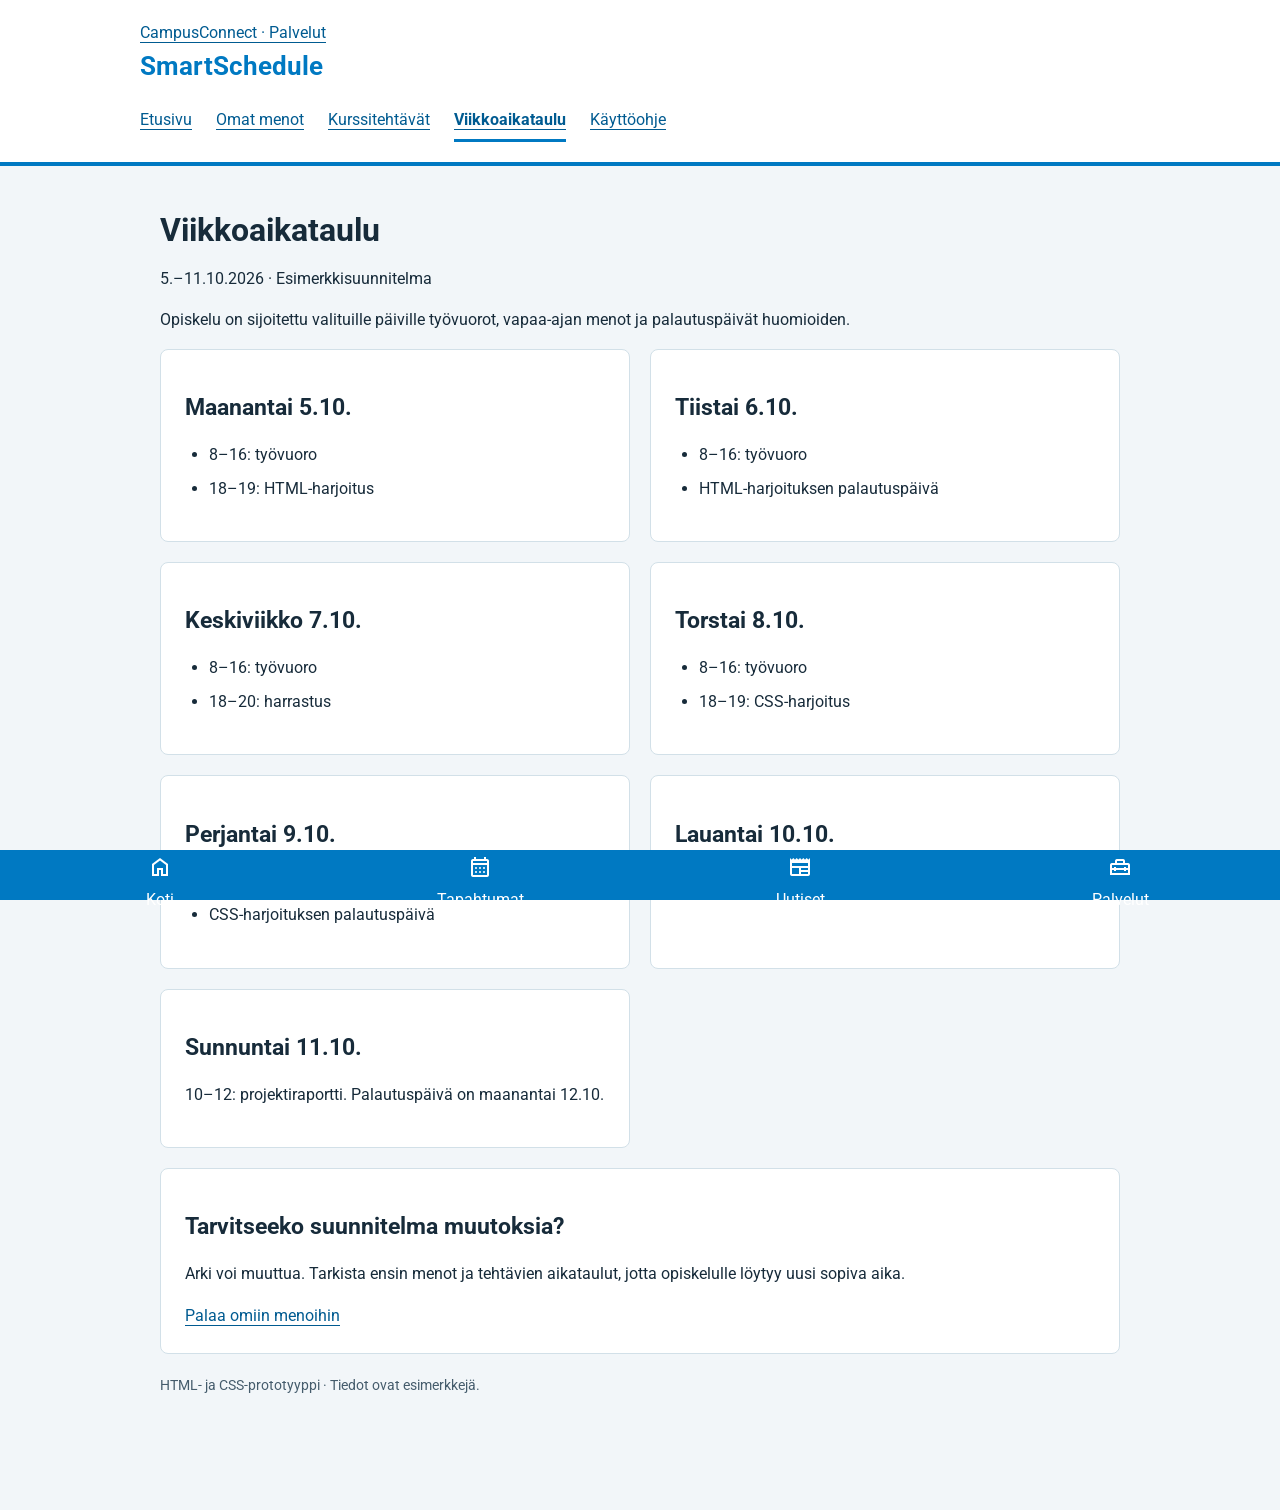
<file: palvelut/smartschedule/viikko.html>
<!DOCTYPE html>
<html lang="fi">
<head>
<meta charset="UTF-8">
<meta name="viewport" content="width=device-width, initial-scale=1.0">
<meta name="description" content="SmartSchedule: Viikkoaikataulu. Työn, opiskelun ja vapaa-ajan viikkosuunnittelu.">
<title>Viikkoaikataulu | SmartSchedule</title>
<link href="https://fonts.googleapis.com/css2?family=Roboto:wght@400;700&display=swap" rel="stylesheet">
<link rel="stylesheet" href="../../style.css">
<link rel="stylesheet" href="style.css">
<link rel="stylesheet" href="https://fonts.googleapis.com/css2?family=Material+Symbols+Outlined">
<link rel="icon" type="image/svg+xml" href="data:image/svg+xml,%3Csvg xmlns='http://www.w3.org/2000/svg' viewBox='0 0 32 32'%3E%3Crect width='32' height='32' rx='5' fill='%230079C2'/%3E%3Cpath d='M8 10h16v15H8z' fill='white'/%3E%3Cpath d='M11 7v6m10-6v6' stroke='white' stroke-width='3'/%3E%3C/svg%3E">
</head>
<body class="smartschedule">
<a class="skip" href="#sisalto">Siirry pääsisältöön</a>
<header><div><a class="campus-back" href="../../palvelut.html">CampusConnect · Palvelut</a><br><strong>SmartSchedule</strong></div><nav aria-label="Päävalikko"><a href="index.html">Etusivu</a><a href="menot.html">Omat menot</a><a href="tehtavat.html">Kurssitehtävät</a><a href="viikko.html" aria-current="page">Viikkoaikataulu</a><a href="ohje.html">Käyttöohje</a></nav></header>
<main id="sisalto"><h1>Viikkoaikataulu</h1><p>5.–11.10.2026 · Esimerkkisuunnitelma</p><p>Opiskelu on sijoitettu valituille päiville työvuorot, vapaa-ajan menot ja palautuspäivät huomioiden.</p><div class="grid">
<article><h2>Maanantai 5.10.</h2><ul><li>8–16: työvuoro</li><li>18–19: HTML-harjoitus</li></ul></article>
<article><h2>Tiistai 6.10.</h2><ul><li>8–16: työvuoro</li><li>HTML-harjoituksen palautuspäivä</li></ul></article>
<article><h2>Keskiviikko 7.10.</h2><ul><li>8–16: työvuoro</li><li>18–20: harrastus</li></ul></article>
<article><h2>Torstai 8.10.</h2><ul><li>8–16: työvuoro</li><li>18–19: CSS-harjoitus</li></ul></article>
<article><h2>Perjantai 9.10.</h2><ul><li>8–16: työvuoro</li><li>CSS-harjoituksen palautuspäivä</li></ul></article>
<article><h2>Lauantai 10.10.</h2><p>15–18: ystävien tapaaminen. Ei suunniteltua opiskelua.</p></article>
<article><h2>Sunnuntai 11.10.</h2><p>10–12: projektiraportti. Palautuspäivä on maanantai 12.10.</p></article></div><section><h2>Tarvitseeko suunnitelma muutoksia?</h2><p>Arki voi muuttua. Tarkista ensin menot ja tehtävien aikataulut, jotta opiskelulle löytyy uusi sopiva aika.</p><a href="menot.html">Palaa omiin menoihin</a></section><p class="note">HTML- ja CSS-prototyyppi · Tiedot ovat esimerkkejä.</p></main>
<footer><a href="../../index.html"><span class="material-symbols-outlined" aria-hidden="true">home</span><br>Koti</a><a href="../../index.html#events"><span class="material-symbols-outlined" aria-hidden="true">calendar_month</span><br>Tapahtumat</a><a href="../../uutiset.html"><span class="material-symbols-outlined" aria-hidden="true">newspaper</span><br>Uutiset</a><a href="../../palvelut.html"><span class="material-symbols-outlined" aria-hidden="true">home_repair_service</span><br>Palvelut</a></footer>
</body>
</html>
</file>
<file: style.css>
/* -------------------
     CSS-muuttujat
  ------------------- */
  
:root {

color-scheme: light; 

--color-primary:rgb(0,121,194);   /*HH Blue */
--color-secondary:rgb(202,213,16);  /* HH APPLE GREEN */
--color-accent:rgb(223,0,110);      /* HH PINK */
--color-background:rgb(255,255,255);/* valkoinen */
--color-surface:rgb(230,230,230);   /* harmaa*/
--color-text:rgb(0,0,0); /* musta */
--color-text-secondary:rgb(255,255,255); /*valkoinen*/

--color-background-secondary:var(--color-primary);
--color-accent-secondary:var(--color-accent);
--color-border	: var(--color-primary);

 --font-body: "Roboto", sans-serif;   
 --font-heading : "Roboto", sans-serif; 
 --border-radius: 8px;
}


  /* -------------------
     Yleiset tyylit
  ------------------- */
  body {
    margin: 0;
    font-family: var(--font-body);
    background-color: var(--color-background);
    color: var(--color-text);
    
  }
 
  header {
    background-color: var(--color-background-secondary);
    color: var(--color-text-secondary);
    padding:1px;
    text-align: center;
    font-family: var(--font-heading);
     }


header  a {font-size: 3em;
           color:var(--color-primary);
          text-decoration: none;
          margin-left:10px}

.hello {font-size: 1.2em;}
.welcome {background-image: url(kuvat/koulu.jpg);
background-repeat: no-repeat;
background-size: cover;
padding: 10px;
font-weight: bold;}

h1 {margin:1px 0px; font-size: 1.6rem;}

h3 {margin-bottom:0px}

h2 {font-size: 1.2rem;}

main {padding: 1em 10px 40px 10px}



footer {background-color: var(--color-background-secondary);
  height: 50px;
  width: 100%;
position:fixed;
bottom:0px;
text-align: center;
display: flex;
  padding:5px 0px 0px  0px; 
  color:var(--color-text-secondary);
& a {flex:1; text-decoration: none; color:var(--color-text-secondary)}
}

  /* -------------------
     Pikapalvelut
  ------------------- */
  #quick-services {
    display: flex;
    justify-content:center;
   gap: 10px;
    margin-bottom: 1rem;
  }

  .service-btn img {width: 100%;
    max-width: 200px;
    border-radius: 10px;
   
  }

  /* -------------------
     Kampusuutiset ja tapahtumat
  ------------------- */
 
  #dashboard {
    display: flex;
    flex-direction: column;
    gap: 1rem;
  }
 
  #news {
      & h2 {font-size:1em;background-color: var(--color-surface);
      padding:10px }         
      & a {color:var(--color-text);
           text-decoration: none;}
       & ul { background-color: var(--color-background);       
        padding:0px 0px 5px; margin-bottom: 5px; margin-left:2px;}
       & li::marker {color:var(--color-primary); font-size:1.5em}
           & .start {display:list-item} 
      & li {font-size: 0.9em;
            display: none;
            list-style-position: inside;
            padding-left: 5px;}
      & li span {font-weight: 700;}
        & a {color:var(--color-text);
           text-decoration: none;}
        }
        
#events {background-color: var(--color-surface);    
    padding-left: 10px;
    padding-right: 10px;
   & h2 {font-size:1em;}
   & h3 {font-size: 0.9em;}
   & li {font-size: 0.8em;}}

  .events-item {
    margin-bottom: 0.5rem;
    padding: 0.5rem;
    background-color: var(--color-background);
    display: flex;
    gap:10px;
    align-items: center;

    & img {width: 80px; height: 80px; border-radius:5px}
    & h3 {margin: 0 auto}
    & ul {margin: 0; list-style-type: none;
       padding-left:5px}
    & button {height: 2em;}
    & div {flex:1}}  

.events:last-child {  
  padding-bottom:50px    
  }

  .btn-event {
    background-color: var(--color-background-secondary);
    color:var(--color-text-secondary);
    border: none;
    padding: 0.3rem 0.6rem;
    border-radius: var(--border-radius);
    cursor: pointer;
    font-size: 0.8rem;
  }

/* -------------------
alisivujen headerit 
-----------------------*/
.sub_header { background-color: var(--color-background);
       text-align: left;
   & h1 {color:var(--color-primary); text-align: center;}
    & a {font-size: 3em;
           color:var(--color-primary);
          text-decoration: none;
          margin-left:10px}
    }

 
  /* -------------------
     Responsiivisuus 
  ------------------- */
  @media (min-width: 600px) {
    .dashboard {
      flex-direction: row;
      gap: 1rem;
    }
    .news {
      flex: 1;
    }

  #news li {display: list-item;}
    .events {
      flex: 1;
    }
  }
/* SmartSchedule-lisäykset */
.smartschedule-link { display: inline-block; padding: 15px; border: 2px solid #0079C2; border-radius: 8px; color: #005b91; text-align: center; text-decoration: none; font-weight: bold; }
.smartschedule-link .material-symbols-outlined { font-size: 42px; }
#quick-services { flex-wrap: wrap; }
#quick-services .smartschedule-link { min-width: 140px; }
:focus-visible { outline: 3px solid #111111; outline-offset: 3px; }
.smartschedule-news main { max-width: 750px; margin: auto; padding: 20px 20px 100px; line-height: 1.6; }
.smartschedule-news article { padding: 0; }
.smartschedule-news .news-title { font-size: 30px; line-height: 1.3; }
.smartschedule-news figure { margin: 20px 0; }
.smartschedule-news img { width: 100%; height: auto; }
.smartschedule-news blockquote { margin: 20px 0; padding: 15px; background: #f1f5f9; border-left: 4px solid #0079C2; }
.smartschedule-news figcaption { font-size: 14px; }
@media (max-width: 600px) { .smartschedule-news .news-title { font-size: 24px; } }

/* SmartSchedule-logo etusivulla */
#quick-services .smartschedule-link img {
  width: 80px;
  height: auto;
  object-fit: contain;
}
</file>
<file: palvelut/smartschedule/style.css>
body { margin: 0; font-family: 'Roboto', Arial, sans-serif; color: #172b3a; background: #f2f6f9; line-height: 1.6; }
* { box-sizing: border-box; }
a { color: #005b91; text-underline-offset: 4px; }
a:hover { text-decoration-thickness: 3px; }
:focus-visible { outline: 3px solid #172b3a; outline-offset: 4px; }
header { text-align: left; background: white; color: #172b3a; border-bottom: 4px solid #0079C2; padding: 20px; }
header > div, nav, main { max-width: 1000px; margin: auto; }
header strong { font-size: 26px; color: #0079C2; }
nav { display: flex; flex-wrap: wrap; gap: 8px 24px; margin-top: 14px; }
nav a { padding: 6px 0; }
nav a[aria-current] { font-weight: bold; border-bottom: 3px solid #0079C2; }
main { padding: 32px 20px; }
h1 { font-size: 32px; line-height: 1.25; margin-top: 12px; }
h2 { font-size: 23px; line-height: 1.3; }
h3 { font-size: 18px; }
p, li, td, th, label, input, select, button { font-size: 16px; }
section, article { background: white; padding: 24px; border: 1px solid #d2e0e8; margin: 20px 0; border-radius: 8px; }
.grid { display: grid; grid-template-columns: repeat(2, minmax(0, 1fr)); gap: 20px; }
.grid section, .grid article { margin: 0; }
.note { color: #455c6c; font-size: 14px; }
.button { display: inline-block; background: #005b91; color: white; padding: 10px 20px; border-radius: 5px; text-decoration: none; font-weight: bold; }
figure { margin: 20px 0 0; }
img { display: block; width: 100%; height: auto; }
figcaption { font-size: 14px; margin-top: 8px; }
table { border-collapse: collapse; width: 100%; }
th, td { text-align: left; padding: 12px 8px; border-bottom: 1px solid #d2e0e8; }
caption { text-align: left; font-weight: bold; margin-bottom: 12px; }
ul, ol { padding-left: 24px; }
li { margin: 8px 0; }

.skip { position: absolute; top: -100px; left: 10px; padding: 10px; background: white; }
.skip:focus { top: 10px; }
@media (max-width: 650px) { .grid { grid-template-columns: 1fr; } h1 { font-size: 27px; } main { padding: 20px 15px; } section, article { padding: 18px; } nav { gap: 6px 16px; } th, td { padding: 10px 4px; font-size: 14px; } }

.campus-back { font-size: 16px; margin: 0; color: #005b91; text-decoration: underline; }
.smartschedule header nav a { font-size: 16px; margin-left: 0; color: #005b91; text-decoration: underline; }
.smartschedule main { padding-bottom: 100px; }
.smartschedule footer { max-width: none; margin: 0; }
</file>
<file: uutiset/style_uutiset.css>
:root {
--color-primary:rgb(0,121,194);   /*HH Blue */
--color-background:rgb(255,255,255);/* valkoinen */
--color-surface:rgb(230,230,230);   /* harmaa*/
--color-text:rgb(0,0,0); /* musta */
--color-text-secondary:rgb(255,255,255); /*valkoinen*/}




body {margin:0;
       color:var(--color-text);
      background-color:var(--color-background);
      font-family: 'Roboto',sans-serif;}

header  a {font-size: 3em;
           color:var(--color-primary);
          text-decoration: none;
          margin-left:10px}

main {padding:0px 10px 40px 10px;}

h1 {color:var(--color-primary);
    margin-top:0px;font-size: 1.6rem;}

h1 img {width: 50px; vertical-align: middle;}

 h2 {text-align:center}

.coloraccent {color:var(--color-primary)}

.quote {border-left:var(--color-primary) solid 5px;
        padding-left: 20px;
        padding-top:5px;
        padding-bottom:5px}

.cafe {width: 80%; max-width:300px; display:block; margin:auto; border-radius:10px}

main {    
    container-type:inline-size ;   
    container-name:column;  
  }

@container column (min-width: 500px) {
      .flex-container { display:flex; 
                           }
  }


footer {background-color:var(--color-primary);
       color:var(--color-text-secondary);
       text-align:center;

       display:flex;
      height:50px;
      width: 100%;
            position:fixed;
            bottom:0px;

          padding:5px 0px 0px 0px; }
 footer a {flex:1; color:var(--color-text-secondary);
           text-decoration: none;}
</file>
